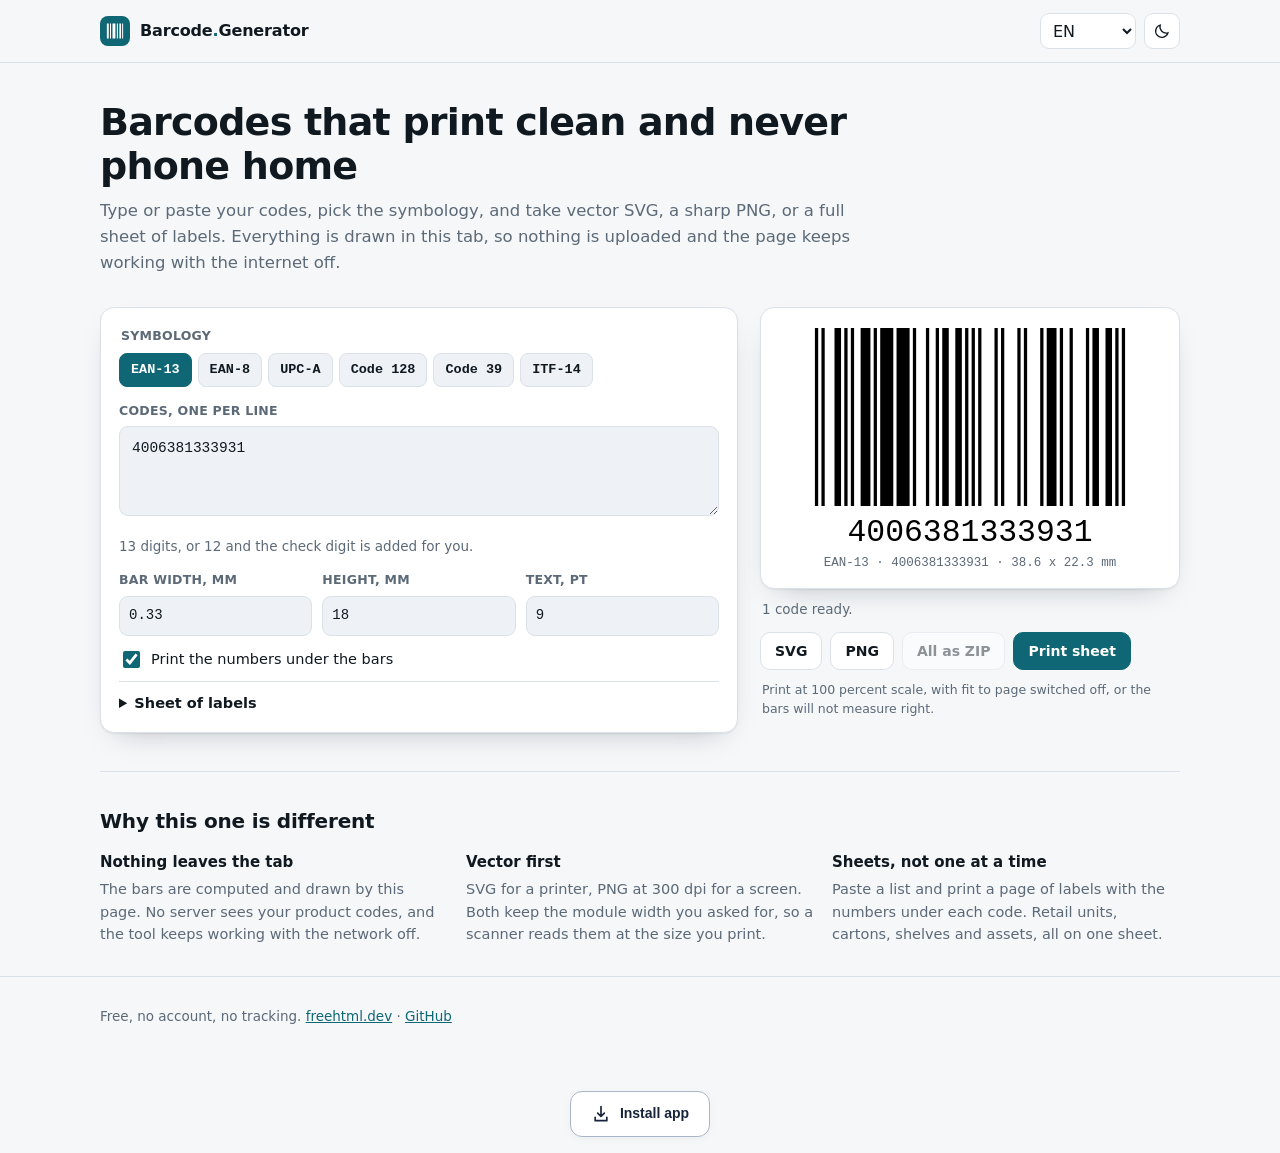
<file: index.html>
<!DOCTYPE html>
<html lang="en" data-version="1.0.1">
<head>
<meta charset="utf-8">
<meta http-equiv="Content-Security-Policy" content="default-src 'self'; script-src 'self' 'unsafe-inline'; style-src 'self' 'unsafe-inline'; img-src 'self' data: blob:; font-src 'self' data:; media-src 'self' blob: data:; connect-src 'self'; worker-src 'self' blob:; object-src 'none'; base-uri 'self'; upgrade-insecure-requests">
<!-- CSP prin meta: GitHub Pages nu permite antete HTTP. Fara frame-ancestors/form-action, pe care meta nu le accepta. -->
<meta name="viewport" content="width=device-width, initial-scale=1, viewport-fit=cover">
<meta name="color-scheme" content="light dark">
<meta name="theme-color" content="#0f6674">
<title>Barcode Generator · EAN, UPC, Code 128, printed in your browser</title>
<link rel="canonical" href="https://tekideki.github.io/Barcode-Generator/">
<meta name="description" content="Make EAN-13, EAN-8, UPC-A, ITF-14, Code 128 and Code 39 barcodes as vector SVG or sharp PNG, then print a whole sheet of labels. No account, no upload, works offline.">
<meta name="author" content="Kristian Mario Miskovic (TekiDeki)">
<meta name="robots" content="index, follow">
<link rel="manifest" href="manifest.json">
<link rel="icon" href="favicon.ico" sizes="32x32">
<link rel="icon" href="icons/icon.svg" type="image/svg+xml">
<link rel="apple-touch-icon" href="apple-touch-icon.png">
<style>
:root{
  --bg:#f5f7f9; --surface:#ffffff; --surface-2:#eef2f6; --ink:#101820; --muted:#5c6977;
  --line:#dbe1e8; --accent:#0f6674; --accent-2:#0b4f5a; --on-accent:#ffffff;
  --shadow:0 1px 2px rgba(16,24,32,.06),0 12px 30px -18px rgba(16,24,32,.35);
  --r:14px; --r-sm:9px;
  --sans:ui-sans-serif,system-ui,-apple-system,"Segoe UI",Roboto,"Helvetica Neue",Arial,sans-serif;
  --mono:ui-monospace,SFMono-Regular,"SF Mono",Menlo,Consolas,"Liberation Mono",monospace;
}
html[data-theme="dark"]{
  --bg:#0b0f14; --surface:#121a23; --surface-2:#18222d; --ink:#e9eef5; --muted:#9aa8b8;
  --line:#26323f; --accent:#2dd4bf; --accent-2:#5eead4; --on-accent:#04211c;
  --shadow:0 1px 2px rgba(0,0,0,.5),0 18px 40px -24px rgba(0,0,0,.9);
}
*{box-sizing:border-box}
html{-webkit-text-size-adjust:100%}
body{
  margin:0;background:var(--bg);color:var(--ink);font-family:var(--sans);
  font-size:16px;line-height:1.55;-webkit-font-smoothing:antialiased;
}
.wrap{max-width:1120px;margin:0 auto;padding:0 20px}
.sr{position:absolute;width:1px;height:1px;overflow:hidden;clip:rect(0 0 0 0);white-space:nowrap}
.skip{position:absolute;left:-999px}
.skip:focus{left:12px;top:12px;z-index:20;background:var(--surface);padding:10px 14px;border-radius:8px}

/* top bar */
.topbar{position:sticky;top:0;z-index:10;background:color-mix(in srgb,var(--bg) 86%,transparent);backdrop-filter:blur(10px);border-bottom:1px solid var(--line)}
.topbar-in{display:flex;align-items:center;justify-content:space-between;gap:12px;height:62px}
.brand{display:flex;align-items:center;gap:10px;text-decoration:none;color:var(--ink);font-weight:650;letter-spacing:-.01em}
.mark{width:30px;height:30px;display:grid;place-items:center;border-radius:8px;background:var(--accent);color:var(--on-accent)}
.mark svg{width:20px;height:20px;fill:currentColor}
.brand-dot{color:var(--accent)}
.tools{display:flex;align-items:center;gap:8px}
.select,.iconbtn{height:36px;border:1px solid var(--line);background:var(--surface);color:var(--ink);border-radius:9px;font:inherit}
.select{padding:0 8px}
.iconbtn{width:36px;display:grid;place-items:center;cursor:pointer}
.iconbtn svg{width:18px;height:18px;fill:none;stroke:currentColor;stroke-width:1.7;stroke-linecap:round}
html[data-theme="dark"] .moon{display:none}
html[data-theme="light"] .sun{display:none}

/* intro */
.intro{padding:38px 0 10px;max-width:760px}
h1{font-size:clamp(26px,3.4vw,38px);line-height:1.15;letter-spacing:-.02em;margin:0 0 10px}
.lede{margin:0;color:var(--muted);font-size:16.5px}

/* work area */
.work{display:grid;grid-template-columns:minmax(0,1fr) minmax(0,420px);gap:22px;padding:22px 0 10px;align-items:start}
.panel{background:var(--surface);border:1px solid var(--line);border-radius:var(--r);padding:18px;box-shadow:var(--shadow)}
.types{border:0;padding:0;margin:0 0 14px}
.types legend,.field>span{font-size:12.5px;font-weight:600;letter-spacing:.02em;text-transform:uppercase;color:var(--muted)}
.chips{display:flex;flex-wrap:wrap;gap:6px;margin-top:8px}
.chip{
  font:600 13.5px/1 var(--mono);padding:9px 11px;border-radius:8px;cursor:pointer;
  border:1px solid var(--line);background:var(--surface-2);color:var(--ink);
}
.chip:hover{border-color:color-mix(in srgb,var(--accent) 45%,var(--line))}
.chip.on{background:var(--accent);border-color:var(--accent);color:var(--on-accent)}
.field{display:block;margin:0 0 12px}
.field>span{display:block;margin-bottom:6px}
.field input,.field textarea{
  width:100%;font:inherit;color:var(--ink);background:var(--surface-2);
  border:1px solid var(--line);border-radius:var(--r-sm);padding:10px 12px;
}
.field textarea{font-family:var(--mono);font-size:14.5px;resize:vertical;min-height:64px}
.field input:focus,.field textarea:focus{outline:2px solid color-mix(in srgb,var(--accent) 55%,transparent);outline-offset:1px;border-color:var(--accent)}
.row{display:grid;grid-template-columns:repeat(3,minmax(0,1fr));gap:10px}
.field.small{margin-bottom:8px}
.field.small input{font-family:var(--mono);font-size:14px;padding:8px 9px}
.hint{margin:2px 0 14px;color:var(--muted);font-size:13.5px}
.check{display:flex;align-items:center;gap:8px;font-size:14.5px;margin:4px 0 10px;cursor:pointer}
.check input{width:17px;height:17px;accent-color:var(--accent)}
.sheet{border-top:1px solid var(--line);padding-top:10px;margin-top:6px}
.sheet summary{cursor:pointer;font-weight:600;font-size:14.5px}
.sheet[open] summary{margin-bottom:10px}

/* preview */
.preview{position:sticky;top:80px}
.paper{
  background:#fff;color:#101820;border:1px solid var(--line);border-radius:var(--r);
  padding:20px 18px 14px;box-shadow:var(--shadow);min-height:170px;
  display:flex;flex-direction:column;align-items:center;justify-content:center;gap:6px;
}
.svgbox{width:100%;display:flex;justify-content:center}
.svgbox svg{width:100%;height:auto;max-height:230px;display:block}
.caption{margin:0;font-family:var(--mono);font-size:12.5px;color:#5c6977;text-align:center;min-height:18px}
.status{margin:10px 2px 0;font-size:13.5px;color:var(--muted);min-height:20px}
.status.bad{color:#b3261e}
html[data-theme="dark"] .status.bad{color:#ff9b90}
.actions{display:flex;flex-wrap:wrap;gap:8px;margin-top:12px}
.btn{
  font:600 14px/1 var(--sans);padding:11px 14px;border-radius:10px;cursor:pointer;
  border:1px solid var(--line);background:var(--surface);color:var(--ink);
}
.btn:hover{border-color:var(--accent)}
.btn.primary{background:var(--accent);border-color:var(--accent);color:var(--on-accent)}
.btn:disabled{opacity:.45;cursor:not-allowed}
.note{margin:10px 2px 0;color:var(--muted);font-size:12.5px}

/* about + foot */
.about{padding:34px 0 20px;border-top:1px solid var(--line);margin-top:28px}
.about h2{font-size:20px;margin:0 0 14px;letter-spacing:-.01em}
.about-grid{display:grid;grid-template-columns:repeat(3,minmax(0,1fr));gap:18px}
.about h3{margin:0 0 4px;font-size:15px}
.about p{margin:0;color:var(--muted);font-size:14.5px}
.foot{border-top:1px solid var(--line);margin-top:10px;padding:16px 0 26px;color:var(--muted);font-size:13.5px}
.foot a{color:var(--accent)}

/* the page that will print, shown on screen before the dialog opens */
.sheet-view:not([hidden]) #sheet{display:grid;gap:0;grid-auto-rows:min-content}
.sheet-view{margin-top:16px;border:1px solid var(--line);border-radius:var(--r);background:var(--surface-2);padding:12px}
.sheet-title{margin:0 0 10px;font-size:12.5px;font-weight:600;letter-spacing:.02em;text-transform:uppercase;color:var(--muted)}
.sheet-scaler{
  --s:.60;
  width:calc(190mm * var(--s));height:calc(277mm * var(--s));
  overflow:hidden;background:#fff;border:1px solid #c9d2dc;
  box-shadow:0 6px 18px -10px rgba(0,0,0,.4);
}
.sheet-scaler #sheet{transform:scale(var(--s));transform-origin:top left}

/* the printed page */
#sheet{display:none}
#sheet .label{
  box-sizing:border-box;overflow:hidden;background:#fff;color:#000;
  display:flex;flex-direction:column;align-items:center;justify-content:center;
}
#sheet .label svg{display:block;max-width:100%;height:auto}
#sheet .label .num{font-family:var(--mono);color:#000;line-height:1.1;text-align:center;margin-top:1mm}

@media (max-width:900px){
  .work{grid-template-columns:minmax(0,1fr)}
  .sheet-scaler{--s:.46}
  .preview{position:static}
  .about-grid{grid-template-columns:minmax(0,1fr)}
}
@media (max-width:520px){
  .row{grid-template-columns:repeat(2,minmax(0,1fr))}
  .actions .btn{flex:1 1 45%}
}
@media print{
  @page{size:A4;margin:10mm}
  body{background:#fff}
  .topbar,.intro,.panel,.preview,.about,.foot,.skip,#td-install-section,#td-install-dialog{display:none !important}
  .sheet-view{display:block !important;border:0;padding:0;margin:0;background:none}
  .sheet-title{display:none}
  .sheet-scaler{--s:1;width:auto;height:auto;overflow:visible;border:0;box-shadow:none}
  .sheet-scaler #sheet{transform:none}
  #sheet{
    display:grid;justify-content:start;align-content:start;
    grid-auto-rows:min-content;gap:0;
  }
  #sheet .label{page-break-inside:avoid}
  .wrap{padding:0;max-width:none}
}
@media (prefers-reduced-motion:reduce){
  *{animation:none !important;transition:none !important}
}



  /* regula casei: tinte de atingere pe mobil */
  @media (pointer: coarse), (max-width: 700px) {
    .skip { min-height: 34px; display: inline-flex; align-items: center; }
    .brand { min-height: 34px; display: inline-flex; align-items: center; }
    .chip.on { min-height: 34px; display: inline-flex; align-items: center; }
    .chip { min-height: 34px; display: inline-flex; align-items: center; }
    label:has(#showtext), label[for="showtext"] { min-height: 34px; align-items: center; }
    a { padding-block: 9px; }
  }

  /* regula casei: tinte de atingere pe mobil - titlul de acordeon se apasa */
  @media (pointer: coarse), (max-width: 700px) {
    summary { min-height: 34px; display: flex; align-items: center; }
  }
</style>
<script>
/* Paint the stored theme before the body exists, so a reload never flashes. */
(function () {
  try {
    var saved = localStorage.getItem('barcode-generator.theme');
    var dark = saved === 'dark' || (!saved && window.matchMedia && window.matchMedia('(prefers-color-scheme: dark)').matches);
    document.documentElement.setAttribute('data-theme', dark ? 'dark' : 'light');
  } catch (e) {
    document.documentElement.setAttribute('data-theme', 'light');
  }
}());
</script>

<style id="ecran-mic">
/* regula casei: ecrane mici (320px) - nimic nu are voie sa iasa din ecran.
   Blocul sta la finalul <head>, deci invinge stilurile de mai sus fara sa le rescrie. */
@media (max-width: 380px) {
  html, body { max-width: 100%; overflow-x: hidden; }
  img, svg, canvas, video, table { max-width: 100%; }
  /* antetul: selectul de limba si butonul de tema se pot strange si trec pe randul urmator */
  header .tools, header .controls, .topbar .tools, .topbar .controls, .tools, .controls { flex-wrap: wrap; min-width: 0; }
  header select, .tools select, .controls select, select#lang, select#lang-select, #lang-select { max-width: 100%; min-width: 0; }
  /* panourile si cardurile se largestesc la cat incape */
  .panel, .card, .sheet, .action, .action-main, .action-side, .source-panel, .panel-heading { min-width: 0; max-width: 100%; }
  .chips, #cityChips { flex-wrap: wrap; }
}
</style>
<style id="tinte-44">
/* regula casei: pe telefon, tinta de atingere are cel putin 44x44px (WCAG 2.5.5, Apple HIG).
   Se aplica doar pe pointer gros sau ecran mic, ca sa nu umfle interfata pe desktop.
   `!important` e intentionat: e un prag de accesibilitate, nu o preferinta de stil, iar
   fiecare unealta are propriile reguli de buton care ar castiga altfel.
   Tabla jocurilor (`.cell`, `.tile`, `.slot`, `.key`) este lasata afara: acolo marimea
   tintei e data de grila, nu de deget, si e tratata in blocul fiecarui joc. */
@media (pointer: coarse), (max-width: 700px) {
  html body :is(button, select, textarea, summary, [role="button"],
      input:not([type="checkbox"]):not([type="radio"]):not([type="file"]):not([type="hidden"]),
      label:has(input[type="checkbox"]), label:has(input[type="radio"]),
      .check, .check-label, .switch, .btn, .button):not(.cell):not(.tile):not(.slot):not(.key) {
    min-height: 44px !important;
  }
  html body :is(button, [role="button"], .btn, .button, .chip, .langbtn, .iconbtn, .icon-btn,
      .btn-icon, .icon-button, .swatch, .switch, .tbtn, .buy, .skip):not(.cell):not(.tile):not(.slot):not(.key) {
    display: inline-flex !important; align-items: center !important; justify-content: center !important;
  }
  html body :is(.iconbtn, .icon-btn, .btn-icon, .icon-button, .langbtn, .theme-toggle, .theme,
      .swatch, .switch, .tbtn, .swap, .play-button, .stop-button, .undo, .buy,
      .nav-btn, .editor-close, .round-btn, .chip-x, .close, .btn-close, .randomize-mini,
      .history > button, .swatches > button) {
    min-width: 44px !important; min-height: 44px !important;
  }
  html body :is(select, input[type="color"], input[type="number"], input[type="text"]) {
    min-width: 44px !important;
  }
  html body :is(input[type="checkbox"], input[type="radio"]) { min-width: 24px !important; min-height: 24px !important; }
  /* legaturile din afara textului curent (antet, subsol, navigatie); cele din propozitie
     ramin legaturi de text, cum spune si exceptia pentru text din WCAG 2.5.5.
     Cardurile-legatura isi pastreaza asezarea, doar inaltimea minima creste. */
  html body a:not(p a):not(li a):not(td a):not(.gcard):not(.card) {
    min-height: 44px !important; min-width: 44px !important;
  }
  html body :is(a.skip, .brand, a.buy) { display: inline-flex !important; align-items: center !important; }
  /* barele care nu incapeau: se asaza pe doua randuri in loc sa iasa din ecran */
  html body :is(nav, .nav, .navbar, .toolbar, .links, footer, .footnotes, .player-controls,
      header, .topbar, .masthead, .app-header,
      .topbar-actions, .header-actions, .hero-actions, .actions, .action-row,
      .btn-row, .button-row, .controls, .controls-row, .filters,
      .topbar-inner, .header-inner, .nav-inner, .bar-inner,
      [class$="-inner"], [class$="-actions"]) {
    flex-wrap: wrap !important;
  }
  html body input[type="range"] { height: 44px !important; }
  /* campurile de fisier sunt suprapuse peste zona de tragere si nu trebuie sa iasa din ea */
  html body :is(input[type="file"], input[type="color"], img, video, canvas) { max-width: 100% !important; }
}
</style>
</head>
<body>

<a class="skip" href="#main" data-i18n="skip">Skip to content</a>

<header class="topbar">
  <div class="wrap topbar-in">
    <a class="brand" href="#main">
      <span class="mark" aria-hidden="true"><svg viewBox="0 0 32 32"><rect x="3" y="4" width="3" height="24"/><rect x="8" y="4" width="1.6" height="24"/><rect x="12" y="4" width="4.6" height="24"/><rect x="19" y="4" width="1.6" height="24"/><rect x="23" y="4" width="2.6" height="24"/><rect x="27.4" y="4" width="1.6" height="24"/></svg></span>
      <span class="brand-text">Barcode<span class="brand-dot">.</span>Generator</span>
    </a>
    <div class="tools">
      <label class="sr" for="lang" data-i18n="language">Language</label>
      <select id="lang" class="select">
        <option value="en">EN</option>
        <option value="ro">RO</option>
        <option value="sr-latn">SR</option>
        <option value="sr-cyrl">SR ћир</option>
      </select>
      <button id="theme" class="iconbtn" type="button" data-i18n-aria-label="theme" aria-label="Switch theme">
        <svg class="sun" viewBox="0 0 24 24" aria-hidden="true"><circle cx="12" cy="12" r="4.2"/><path d="M12 2.6v2.2M12 19.2v2.2M4.2 12H2M22 12h-2.2M6 6l1.6 1.6M16.4 16.4L18 18M18 6l-1.6 1.6M7.6 16.4L6 18"/></svg>
        <svg class="moon" viewBox="0 0 24 24" aria-hidden="true"><path d="M20 14.4A8.4 8.4 0 0 1 9.6 4a8.4 8.4 0 1 0 10.4 10.4z"/></svg>
      </button>
    </div>
  </div>
</header>

<main id="main" class="wrap">

  <section class="intro">
    <h1 data-i18n="h1">Barcodes that print clean and never phone home</h1>
    <p class="lede" data-i18n="lede">Type or paste your codes, pick the symbology, and take vector SVG, a sharp PNG, or a full sheet of labels. Everything is drawn in this tab, so nothing is uploaded and the page keeps working with the internet off.</p>
  </section>

  <div class="work">

    <form class="panel" id="form" autocomplete="off">
      <fieldset class="types">
        <legend data-i18n="typeLegend">Symbology</legend>
        <div class="chips" id="types">
          <button type="button" class="chip on" data-type="ean13">EAN-13</button>
          <button type="button" class="chip" data-type="ean8">EAN-8</button>
          <button type="button" class="chip" data-type="upca">UPC-A</button>
          <button type="button" class="chip" data-type="code128">Code 128</button>
          <button type="button" class="chip" data-type="code39">Code 39</button>
          <button type="button" class="chip" data-type="itf14">ITF-14</button>
        </div>
      </fieldset>

      <label class="field">
        <span data-i18n="codesLabel">Codes, one per line</span>
        <textarea id="codes" rows="3" spellcheck="false" data-i18n-placeholder="codesPlaceholder" placeholder="4006381333931"></textarea>
      </label>
      <p class="hint" id="hint" data-i18n="hintEan13">13 digits. The last one is the check digit, and it is filled in for you when you type 12.</p>

      <div class="row">
        <label class="field small">
          <span data-i18n="barWidth">Bar width, mm</span>
          <input id="module" type="number" min="0.19" max="1" step="0.01" value="0.33">
        </label>
        <label class="field small">
          <span data-i18n="barHeight">Height, mm</span>
          <input id="height" type="number" min="5" max="80" step="1" value="18">
        </label>
        <label class="field small">
          <span data-i18n="textSize">Text, pt</span>
          <input id="textsize" type="number" min="4" max="20" step="0.5" value="9">
        </label>
      </div>

      <label class="check"><input id="showtext" type="checkbox" checked> <span data-i18n="showText">Print the numbers under the bars</span></label>

      <details class="sheet">
        <summary data-i18n="sheetSummary">Sheet of labels</summary>
        <div class="row">
          <label class="field small">
            <span data-i18n="labelWidth">Label width, mm</span>
            <input id="labelw" type="number" min="20" max="190" step="1" value="63.5">
          </label>
          <label class="field small">
            <span data-i18n="labelHeight">Label height, mm</span>
            <input id="labelh" type="number" min="15" max="100" step="1" value="30">
          </label>
          <label class="field small">
            <span data-i18n="gap">Gap, mm</span>
            <input id="gap" type="number" min="0" max="20" step="0.5" value="3">
          </label>
        </div>
        <p class="hint" id="sheetHint" data-i18n="sheetHint">A4 page, as many labels per row as fit. The bars scale to the label.</p>
      </details>
    </form>

    <section class="preview" aria-live="polite">
      <div class="paper">
        <div id="svgbox" class="svgbox"></div>
        <p class="caption" id="caption"></p>
      </div>
      <p class="status" id="status"></p>
      <div class="actions">
        <button id="btn-svg" class="btn" type="button" data-i18n="downloadSvg">SVG</button>
        <button id="btn-png" class="btn" type="button" data-i18n="downloadPng">PNG</button>
        <button id="btn-zip" class="btn" type="button" data-i18n="downloadAll">All as ZIP</button>
        <button id="btn-print" class="btn primary" type="button" data-i18n="printSheet">Print sheet</button>
      </div>
      <p class="note" data-i18n="printNote">Print at 100% scale, with "fit to page" switched off, or the bars will not measure right.</p>
    </section>
  </div>

  <div class="sheet-view" id="sheetview" hidden>
    <p class="sheet-title" data-i18n="sheetPreview">The page that will print, A4</p>
    <div class="sheet-scaler"><div id="sheet"></div></div>
  </div>

  <section class="about">
    <h2 data-i18n="aboutTitle">Why this one is different</h2>
    <div class="about-grid">
      <div>
        <h3 data-i18n="about1Title">Nothing leaves the tab</h3>
        <p data-i18n="about1Body">The bars are computed and drawn by this page. No server sees your product codes, and the tool keeps working with the network off.</p>
      </div>
      <div>
        <h3 data-i18n="about2Title">Vector first</h3>
        <p data-i18n="about2Body">SVG for a printer, PNG at 300 or 600 dpi for a screen. Both keep the module width you asked for, so a scanner reads them at the size you print.</p>
      </div>
      <div>
        <h3 data-i18n="about3Title">Sheets, not one at a time</h3>
        <p data-i18n="about3Body">Paste a list and print a page of labels with the numbers under each code. Retail units, cartons, shelves and assets, all on one sheet.</p>
      </div>
    </div>
  </section>
</main>

<footer class="foot">
  <div class="wrap">
    <p><span data-i18n="footerFree">Free, no account, no tracking.</span> <a href="https://freehtml.dev">freehtml.dev</a> · <a href="https://github.com/TekiDeki/Barcode-Generator">GitHub</a></p>
  </div>
</footer>

<script>
/* Barcode Generator - TekiDeki
 * SPDX-License-Identifier: Apache-2.0
 *
 * The encoders. Every function here turns a typed value into one string of
 * modules: 1 is a bar, 0 is a space. Nothing draws, nothing touches the page,
 * so the whole file can be tested in Node without a browser.
 *
 * Six symbologies, chosen because they cover what people actually print:
 * EAN-13 and UPC-A for retail units, EAN-8 for small packages, ITF-14 for
 * cartons, Code 128 for shipping and assets, Code 39 for labels that must stay
 * readable when a printer smears them.
 */
(function (root, factory) {
  var api = factory();
  if (typeof module === 'object' && module.exports) module.exports = api;
  else root.Barcode = api;
}(typeof globalThis !== 'undefined' ? globalThis : this, function () {
  'use strict';

  /* ---------------------------------------------------------------- tables */

  // EAN and UPC: seven modules per digit, three alphabets.
  var L = ['0001101', '0011001', '0010011', '0111101', '0100011',
           '0110001', '0101111', '0111011', '0110111', '0001011'];
  var R = L.map(function (s) {
    return s.replace(/0/g, 'x').replace(/1/g, '0').replace(/x/g, '1');
  });
  var G = R.map(function (s) { return s.split('').reverse().join(''); });

  // Which half of an EAN-13 uses the G alphabet, by the leading digit.
  var PARITY = ['LLLLLL', 'LLGLGG', 'LLGGLG', 'LLGGGL', 'LGLLGG',
                'LGGLLG', 'LGGGLL', 'LGLGLG', 'LGLGGL', 'LGGLGL'];

  // Code 128: element widths, bars and spaces alternating, starting with a bar.
  // Values 0 to 102 are the data symbols, 103 to 105 the three start codes,
  // 106 is the stop pattern and is two modules longer than the rest.
  var C128 = ['212222', '222122', '222221', '121223', '121322', '131222',
    '122213', '122312', '132212', '221213', '221312', '231212', '112232',
    '122132', '122231', '113222', '123122', '123221', '223211', '221132',
    '221231', '213212', '223112', '312131', '311222', '321122', '321221',
    '312212', '322112', '322211', '212123', '212321', '232121', '111323',
    '131123', '131321', '112313', '132113', '132311', '211313', '231113',
    '231311', '112133', '112331', '132131', '113123', '113321', '133121',
    '313121', '211331', '231131', '213113', '213311', '213131', '311123',
    '311321', '331121', '312113', '312311', '332111', '314111', '221411',
    '431111', '111224', '111422', '121124', '121421', '141122', '141221',
    '112214', '112412', '122114', '122411', '142112', '142211', '241211',
    '221114', '413111', '241112', '134111', '111242', '121142', '121241',
    '114212', '124112', '124211', '411212', '421112', '421211', '212141',
    '214121', '412121', '111143', '111341', '131141', '114113', '114311',
    '411113', '411311', '113141', '114131', '311141', '411131', '211412',
    '211214', '211232', '2331112'];

  var START_A = 103, START_B = 104, START_C = 105, STOP = 106;

  // Code 39: nine elements per character, three of them wide.
  var C39 = {
    '0': '000110100', '1': '100100001', '2': '001100001', '3': '101100000',
    '4': '000110001', '5': '100110000', '6': '001110000', '7': '000100101',
    '8': '100100100', '9': '001100100', 'A': '100001001', 'B': '001001001',
    'C': '101001000', 'D': '000011001', 'E': '100011000', 'F': '001011000',
    'G': '000001101', 'H': '100001100', 'I': '001001100', 'J': '000011100',
    'K': '100000011', 'L': '001000011', 'M': '101000010', 'N': '000010011',
    'O': '100010010', 'P': '001010010', 'Q': '000000111', 'R': '100000110',
    'S': '001000110', 'T': '000010110', 'U': '110000001', 'V': '011000001',
    'W': '111000000', 'X': '010010001', 'Y': '110010000', 'Z': '011010000',
    '-': '010000101', '.': '110000100', ' ': '011000100', '$': '010101000',
    '/': '010100010', '+': '010001010', '%': '000101010', '*': '010010100'
  };

  // Interleaved 2 of 5: five elements per digit, two of them wide.
  var ITF = ['00110', '10001', '01001', '11000', '00101',
             '10100', '01100', '00011', '10010', '01010'];

  /* ------------------------------------------------------------- helpers */

  function modules(widths, wide) {
    // Turn a list of 0/1 flags into modules, alternating bar and space.
    var out = '';
    for (var i = 0; i < widths.length; i++) {
      out += (i % 2 === 0 ? '1' : '0').repeat(widths[i] ? wide : 1);
    }
    return out;
  }

  function widths(str) {
    // Turn a width pattern such as "212222" into modules, bar first.
    var out = '', bar = '1';
    for (var i = 0; i < str.length; i++) {
      out += bar.repeat(+str.charAt(i));
      bar = bar === '1' ? '0' : '1';
    }
    return out;
  }

  function digitsOnly(raw) {
    return String(raw == null ? '' : raw).replace(/[\s-]/g, '');
  }

  function checkDigit(body) {
    // Modulo 10, weights 3 and 1 from the right. Same rule for EAN, UPC, GTIN.
    var sum = 0, weight = 3;
    for (var i = body.length - 1; i >= 0; i--) {
      sum += (+body.charAt(i)) * weight;
      weight = weight === 3 ? 1 : 3;
    }
    return (10 - (sum % 10)) % 10;
  }

  /* ---------------------------------------------------------- symbologies */

  function ean13(raw) {
    var v = digitsOnly(raw);
    if (!/^\d{12,13}$/.test(v)) {
      return { ok: false, error: 'wrongLength', want: 13 };
    }
    var body = v.slice(0, 12);
    var check = checkDigit(body);
    var notes = [];
    if (v.length === 13 && +v.charAt(12) !== check) {
      notes.push({ kind: 'checkFixed', from: v.charAt(12), to: String(check) });
      v = body + check;
    } else if (v.length === 12) {
      v = body + check;
    }
    var parity = PARITY[+v.charAt(0)];
    var bits = '101';
    for (var i = 0; i < 6; i++) {
      var d = +v.charAt(i + 1);
      bits += parity.charAt(i) === 'L' ? L[d] : G[d];
    }
    bits += '01010';
    for (var j = 0; j < 6; j++) bits += R[+v.charAt(j + 7)];
    bits += '101';
    return { ok: true, bits: bits, text: v, value: v, notes: notes };
  }

  function ean8(raw) {
    var v = digitsOnly(raw);
    if (!/^\d{7,8}$/.test(v)) return { ok: false, error: 'wrongLength', want: 8 };
    var body = v.slice(0, 7);
    var check = checkDigit(body);
    var notes = [];
    if (v.length === 8 && +v.charAt(7) !== check) {
      notes.push({ kind: 'checkFixed', from: v.charAt(7), to: String(check) });
      v = body + check;
    } else if (v.length === 7) {
      v = body + check;
    }
    var bits = '101';
    for (var i = 0; i < 4; i++) bits += L[+v.charAt(i)];
    bits += '01010';
    for (var j = 0; j < 4; j++) bits += R[+v.charAt(j + 4)];
    bits += '101';
    return { ok: true, bits: bits, text: v, value: v, notes: notes };
  }

  function upca(raw) {
    var v = digitsOnly(raw);
    if (!/^\d{11,12}$/.test(v)) return { ok: false, error: 'wrongLength', want: 12 };
    var body = v.slice(0, 11);
    var check = checkDigit(body);
    var notes = [];
    if (v.length === 12 && +v.charAt(11) !== check) {
      notes.push({ kind: 'checkFixed', from: v.charAt(11), to: String(check) });
      v = body + check;
    } else if (v.length === 11) {
      v = body + check;
    }
    var bits = '101';
    for (var i = 0; i < 6; i++) bits += L[+v.charAt(i)];
    bits += '01010';
    for (var j = 0; j < 6; j++) bits += R[+v.charAt(j + 6)];
    bits += '101';
    return { ok: true, bits: bits, text: v, value: v, notes: notes };
  }

  function code128(raw) {
    var v = String(raw == null ? '' : raw);
    if (!v.length) return { ok: false, error: 'empty' };
    if (v.length > 48) return { ok: false, error: 'tooLong', max: 48 };

    var values = [], start, i;
    var numeric = /^\d+$/.test(v) && v.length % 2 === 0 && v.length >= 2;

    if (numeric) {
      start = START_C;
      for (i = 0; i < v.length; i += 2) values.push(+v.substr(i, 2));
    } else {
      start = START_B;
      for (i = 0; i < v.length; i++) {
        var code = v.charCodeAt(i);
        if (code < 32 || code > 126) return { ok: false, error: 'badChar', at: v.charAt(i) };
        values.push(code - 32);
      }
    }

    var sum = start;
    for (i = 0; i < values.length; i++) sum += values[i] * (i + 1);
    var check = sum % 103;

    var bits = widths(C128[start]);
    for (i = 0; i < values.length; i++) bits += widths(C128[values[i]]);
    bits += widths(C128[check]);
    bits += widths(C128[STOP]);

    return { ok: true, bits: bits, text: v, value: v, notes: [], checksum: check };
  }

  function code39(raw) {
    var v = String(raw == null ? '' : raw).toUpperCase();
    if (!v.length) return { ok: false, error: 'empty' };
    if (v.length > 40) return { ok: false, error: 'tooLong', max: 40 };
    for (var i = 0; i < v.length; i++) {
      if (!Object.prototype.hasOwnProperty.call(C39, v.charAt(i)) || v.charAt(i) === '*') {
        return { ok: false, error: 'badChar', at: v.charAt(i) };
      }
    }
    var notes = [];
    if (String(raw) !== v) notes.push({ kind: 'upperCased' });

    var bits = '';
    var chars = '*' + v + '*';
    for (var j = 0; j < chars.length; j++) {
      bits += modules(C39[chars.charAt(j)].split('').map(Number), 3) + '0';
    }
    return { ok: true, bits: bits.slice(0, -1), text: v, value: v, notes: notes };
  }

  function itf14(raw) {
    var v = digitsOnly(raw);
    if (!/^\d{13,14}$/.test(v)) return { ok: false, error: 'wrongLength', want: 14 };
    var body = v.slice(0, 13);
    var check = checkDigit(body);
    var notes = [];
    if (v.length === 14 && +v.charAt(13) !== check) {
      notes.push({ kind: 'checkFixed', from: v.charAt(13), to: String(check) });
      v = body + check;
    } else if (v.length === 13) {
      v = body + check;
    }
    var bits = '1010';
    for (var i = 0; i < v.length; i += 2) {
      var a = ITF[+v.charAt(i)], b = ITF[+v.charAt(i + 1)];
      for (var k = 0; k < 5; k++) {
        bits += (a.charAt(k) === '1' ? '111' : '1');
        bits += (b.charAt(k) === '1' ? '000' : '0');
      }
    }
    bits += '11101';
    return { ok: true, bits: bits, text: v, value: v, notes: notes };
  }

  var TYPES = {
    ean13: { encode: ean13, name: 'EAN-13', digits: 13, quiet: 11, sample: '4006381333931' },
    ean8: { encode: ean8, name: 'EAN-8', digits: 8, quiet: 10, sample: '96385074' },
    upca: { encode: upca, name: 'UPC-A', digits: 12, quiet: 9, sample: '012345678905' },
    code128: { encode: code128, name: 'Code 128', quiet: 10, sample: 'SHIP-2026-0042' },
    code39: { encode: code39, name: 'Code 39', quiet: 10, sample: 'ASSET 0042' },
    itf14: { encode: itf14, name: 'ITF-14', digits: 14, quiet: 10, sample: '15400141234562' }
  };

  function encode(type, raw) {
    var spec = TYPES[type];
    if (!spec) return { ok: false, error: 'unknownType' };
    var result = spec.encode(raw);
    if (result.ok) {
      result.type = type;
      result.name = spec.name;
      result.quiet = spec.quiet;
      result.digits = spec.digits || null;
    }
    return result;
  }

  return {
    TYPES: TYPES,
    list: Object.keys(TYPES),
    encode: encode,
    checkDigit: checkDigit,
    digitsOnly: digitsOnly
  };
}));
</script>
<script>
/* Generated by build.py from src/i18n/locales.json. Do not edit. */
window.TD_LOCALES = {
  "en": {"about1Body": "The bars are computed and drawn by this page. No server sees your product codes, and the tool keeps working with the network off.", "about1Title": "Nothing leaves the tab", "about2Body": "SVG for a printer, PNG at 300 dpi for a screen. Both keep the module width you asked for, so a scanner reads them at the size you print.", "about2Title": "Vector first", "about3Body": "Paste a list and print a page of labels with the numbers under each code. Retail units, cartons, shelves and assets, all on one sheet.", "about3Title": "Sheets, not one at a time", "aboutTitle": "Why this one is different", "barHeight": "Height, mm", "barWidth": "Bar width, mm", "codesLabel": "Codes, one per line", "codesPlaceholder": "4006381333931", "downloadAll": "All as ZIP", "downloadPng": "PNG", "downloadSvg": "SVG", "errBadChar": "The character {char} cannot be encoded here.", "errEmpty": "Type a code first.", "errTooLong": "Too long, the limit is {max} characters.", "errWrongLength": "Needs {want} digits.", "footerFree": "Free, no account, no tracking.", "gap": "Gap, mm", "h1": "Barcodes that print clean and never phone home", "hintCode128": "Letters, digits and punctuation. A code made only of digits is packed two at a time, which makes it shorter.", "hintCode39": "Capital letters, digits, space, and the signs - . $ / + %", "hintEan13": "13 digits, or 12 and the check digit is added for you.", "hintEan8": "8 digits, or 7 and the check digit is added for you.", "hintItf14": "14 digits for a carton, or 13 and the check digit is added for you.", "hintUpca": "12 digits, or 11 and the check digit is added for you.", "labelHeight": "Label height, mm", "labelWidth": "Label width, mm", "language": "Language", "lede": "Type or paste your codes, pick the symbology, and take vector SVG, a sharp PNG, or a full sheet of labels. Everything is drawn in this tab, so nothing is uploaded and the page keeps working with the internet off.", "linePrefix": "Line {n}:", "noteCheck": "The check digit was wrong and has been corrected from {from} to {to}.", "noteUpper": "Lower case was changed to capitals.", "printNote": "Print at 100 percent scale, with fit to page switched off, or the bars will not measure right.", "printSheet": "Print sheet", "sheetHint": "A4 page, as many labels per row as fit. The bars scale down to the label.", "sheetPreview": "The page that will print, A4", "sheetSummary": "Sheet of labels", "showText": "Print the numbers under the bars", "skip": "Skip to content", "statusMany": "{n} codes ready.", "statusOne": "{n} code ready.", "textSize": "Text, pt", "theme": "Switch theme", "typeLegend": "Symbology"},
  "ro": {"about1Body": "Barele se calculează și se desenează în pagină. Niciun server nu vede codurile tale, iar unealta merge cu rețeaua oprită.", "about1Title": "Nimic nu pleacă din tab", "about2Body": "SVG pentru tipar, PNG la 300 dpi pentru ecran. Amândouă păstrează lățimea barei cerută, deci scannerul citește la dimensiunea tipărită.", "about2Title": "Vectorial, în primul rând", "about3Body": "Lipești o listă și tipărești o pagină de etichete cu cifrele sub fiecare cod. Produse, baxuri, rafturi și bunuri, toate pe o foaie.", "about3Title": "Foi întregi, nu bucată cu bucată", "aboutTitle": "De ce e altfel", "barHeight": "Înălțime, mm", "barWidth": "Lățime bară, mm", "codesLabel": "Coduri, unul pe linie", "codesPlaceholder": "4006381333931", "downloadAll": "Toate în ZIP", "downloadPng": "PNG", "downloadSvg": "SVG", "errBadChar": "Caracterul {char} nu poate fi codat aici.", "errEmpty": "Scrie întâi un cod.", "errTooLong": "Prea lung, limita este {max} caractere.", "errWrongLength": "Trebuie {want} cifre.", "footerFree": "Gratuit, fără cont, fără urmărire.", "gap": "Spațiu, mm", "h1": "Coduri de bare care se tipăresc curat și nu sună nicăieri", "hintCode128": "Litere, cifre și semne. Un cod doar din cifre se împachetează câte două, deci iese mai scurt.", "hintCode39": "Litere mari, cifre, spațiu și semnele - . $ / + %", "hintEan13": "13 cifre, sau 12 și cifra de control se adaugă singură.", "hintEan8": "8 cifre, sau 7 și cifra de control se adaugă singură.", "hintItf14": "14 cifre pentru un bax, sau 13 și cifra de control se adaugă singură.", "hintUpca": "12 cifre, sau 11 și cifra de control se adaugă singură.", "labelHeight": "Înălțime etichetă, mm", "labelWidth": "Lățime etichetă, mm", "language": "Limba", "lede": "Scrii sau lipești codurile, alegi simbologia și iei SVG vectorial, PNG la rezoluție mare sau o foaie întreagă de etichete. Totul se desenează în acest tab, deci nimic nu se încarcă și pagina merge și cu internetul oprit.", "linePrefix": "Linia {n}:", "noteCheck": "Cifra de control era greșită și a fost corectată din {from} în {to}.", "noteUpper": "Literele mici au fost schimbate în mari.", "printNote": "Tipărește la 100 la sută, cu potrivirea la pagină oprită, altfel barele nu mai ies la dimensiunea cerută.", "printSheet": "Tipărește foaia", "sheetHint": "Pagină A4, atâtea etichete pe rând câte încap. Barele se micșorează până la etichetă.", "sheetPreview": "Pagina care se tipărește, A4", "sheetSummary": "Foaie de etichete", "showText": "Tipărește cifrele sub bare", "skip": "Sari la conținut", "statusMany": "{n} coduri gata.", "statusOne": "{n} cod gata.", "textSize": "Text, pt", "theme": "Schimbă tema", "typeLegend": "Simbologie"},
  "sr-latn": {"about1Body": "Crte se računaju i crtaju u stranici. Nijedan server ne vidi tvoje kodove, a alat radi i sa isključenom mrežom.", "about1Title": "Ništa ne izlazi iz taba", "about2Body": "SVG za štampu, PNG na 300 dpi za ekran. Oba zadržavaju traženu širinu crte, pa skener čita ono što je odštampano.", "about2Title": "Prvo vektorski", "about3Body": "Nalepi spisak i odštampaj stranu etiketa sa ciframa ispod svakog koda. Proizvodi, kutije, police i oprema, sve na jednom listu.", "about3Title": "Ceo list, ne jedna po jedna", "aboutTitle": "Zašto je ovaj drugačiji", "barHeight": "Visina, mm", "barWidth": "Širina crte, mm", "codesLabel": "Kodovi, jedan po redu", "codesPlaceholder": "4006381333931", "downloadAll": "Sve u ZIP", "downloadPng": "PNG", "downloadSvg": "SVG", "errBadChar": "Znak {char} ne može da se kodira ovde.", "errEmpty": "Prvo ukucaj kod.", "errTooLong": "Predugačko, granica je {max} znakova.", "errWrongLength": "Treba {want} cifara.", "footerFree": "Besplatno, bez naloga, bez praćenja.", "gap": "Razmak, mm", "h1": "Barkodovi koji se čisto štampaju i nikome ne javljaju", "hintCode128": "Slova, cifre i znaci. Kod samo od cifara pakuje se po dve, pa ispadne kraći.", "hintCode39": "Velika slova, cifre, razmak i znaci - . $ / + %", "hintEan13": "13 cifara, ili 12 pa se kontrolna cifra dodaje sama.", "hintEan8": "8 cifara, ili 7 pa se kontrolna cifra dodaje sama.", "hintItf14": "14 cifara za kartonsku kutiju, ili 13 pa se kontrolna cifra dodaje sama.", "hintUpca": "12 cifara, ili 11 pa se kontrolna cifra dodaje sama.", "labelHeight": "Visina etikete, mm", "labelWidth": "Širina etikete, mm", "language": "Jezik", "lede": "Ukucaj ili nalepi kodove, izaberi simbologiju i uzmi vektorski SVG, oštar PNG ili ceo list etiketa. Sve se crta u ovom tabu, pa se ništa ne šalje i stranica radi i bez interneta.", "linePrefix": "Red {n}:", "noteCheck": "Kontrolna cifra je bila pogrešna i ispravljena je iz {from} u {to}.", "noteUpper": "Mala slova su promenjena u velika.", "printNote": "Štampaj na 100 posto, sa isključenim uklapanjem u stranu, inače crte neće biti prave mere.", "printSheet": "Štampaj list", "sheetHint": "A4 strana, koliko etiketa po redu stane. Crte se smanjuju do etikete.", "sheetPreview": "Strana koja se štampa, A4", "sheetSummary": "List etiketa", "showText": "Štampaj cifre ispod crta", "skip": "Preskoči na sadržaj", "statusMany": "{n} kodova spremno.", "statusOne": "{n} kod spreman.", "textSize": "Tekst, pt", "theme": "Promeni temu", "typeLegend": "Simbologija"},
  "sr-cyrl": {"about1Body": "Црте се рачунају и цртају у страници. Ниједан сервер не види твоје кодове, а алат ради и са искљученом мрежом.", "about1Title": "Ништа не излази из таба", "about2Body": "SVG за штампу, PNG на 300 dpi за екран. Оба задржавају тражену ширину црте, па скенер чита оно што је одштампано.", "about2Title": "Прво векторски", "about3Body": "Налепи списак и одштампај страну етикета са цифрама испод сваког кода. Производи, кутије, полице и опрема, све на једном листу.", "about3Title": "Цео лист, не једна по једна", "aboutTitle": "Зашто је овај другачији", "barHeight": "Висина, мм", "barWidth": "Ширина црте, мм", "codesLabel": "Кодови, један по реду", "codesPlaceholder": "4006381333931", "downloadAll": "Све у ZIP", "downloadPng": "PNG", "downloadSvg": "SVG", "errBadChar": "Знак {char} не може да се кодира овде.", "errEmpty": "Прво укуцај код.", "errTooLong": "Предугачко, граница је {max} знакова.", "errWrongLength": "Треба {want} цифара.", "footerFree": "Бесплатно, без налога, без праћења.", "gap": "Размак, мм", "h1": "Баркодови који се чисто штампају и никоме не јављају", "hintCode128": "Слова, цифре и знаци. Код само од цифара пакује се по две, па испадне краћи.", "hintCode39": "Велика слова, цифре, размак и знаци - . $ / + %", "hintEan13": "13 цифара, или 12 па се контролна цифра додаје сама.", "hintEan8": "8 цифара, или 7 па се контролна цифра додаје сама.", "hintItf14": "14 цифара за картонску кутију, или 13 па се контролна цифра додаје сама.", "hintUpca": "12 цифара, или 11 па се контролна цифра додаје сама.", "labelHeight": "Висина етикете, мм", "labelWidth": "Ширина етикете, мм", "language": "Језик", "lede": "Укуцај или налепи кодове, изабери симбологију и узми векторски SVG, оштар PNG или цео лист етикета. Све се црта у овом табу, па се ништа не шаље и страница ради и без интернета.", "linePrefix": "Ред {n}:", "noteCheck": "Контролна цифра је била погрешна и исправљена је из {from} у {to}.", "noteUpper": "Мала слова су промењена у велика.", "printNote": "Штампај на 100 посто, са искљученим уклапањем у страну, иначе црте неће бити праве мере.", "printSheet": "Штампај лист", "sheetHint": "A4 страна, колико етикета по реду стане. Црте се смањују до етикете.", "sheetPreview": "Страна која се штампа, A4", "sheetSummary": "Лист етикета", "showText": "Штампај цифре испод црта", "skip": "Прескочи на садржај", "statusMany": "{n} кодова спремно.", "statusOne": "{n} код спреман.", "textSize": "Текст, пт", "theme": "Промени тему", "typeLegend": "Симбологија"}
};
</script>
<script>
/* Barcode Generator - TekiDeki
 * SPDX-License-Identifier: Apache-2.0
 *
 * The page. It reads the typed codes, asks barcode.js for the modules, then
 * draws them as SVG. The same svg string feeds the screen preview, the file
 * download and the print sheet, so what you see is what gets printed.
 */
(function () {
  'use strict';

  var B = window.Barcode;

  /* ------------------------------------------------------------- language */

  var LOCALES = window.TD_LOCALES || { en: {} };
  var lang = 'en';

  function t(key, vars) {
    var table = LOCALES[lang] || LOCALES.en || {};
    var value = table[key] || (LOCALES.en || {})[key] || key;
    if (vars) {
      Object.keys(vars).forEach(function (name) {
        value = value.replace('{' + name + '}', String(vars[name]));
      });
    }
    return value;
  }

  function applyLanguage(next, remember) {
    lang = LOCALES[next] ? next : 'en';
    document.documentElement.lang = lang;
    document.querySelectorAll('[data-i18n]').forEach(function (el) {
      el.textContent = t(el.getAttribute('data-i18n'));
    });
    document.querySelectorAll('[data-i18n-placeholder]').forEach(function (el) {
      el.setAttribute('placeholder', t(el.getAttribute('data-i18n-placeholder')));
    });
    document.querySelectorAll('[data-i18n-aria-label]').forEach(function (el) {
      el.setAttribute('aria-label', t(el.getAttribute('data-i18n-aria-label')));
    });
    document.getElementById('lang').value = lang;
    if (remember) store('lang', lang);
    render();
  }

  /* ---------------------------------------------------------------- store */

  function store(key, value) {
    try { localStorage.setItem('barcode-generator.' + key, value); } catch (e) { /* private mode */ }
  }
  function load(key, fallback) {
    try {
      var value = localStorage.getItem('barcode-generator.' + key);
      return value === null ? fallback : value;
    } catch (e) { return fallback; }
  }

  /* ----------------------------------------------------------------- state */

  var state = {
    type: load('type', 'ean13'),
    codes: load('codes', '4006381333931'),
    module: parseFloat(load('module', '0.33')),
    height: parseFloat(load('height', '18')),
    textsize: parseFloat(load('textsize', '9')),
    showtext: load('showtext', '1') === '1',
    labelw: parseFloat(load('labelw', '63.5')),
    labelh: parseFloat(load('labelh', '30')),
    gap: parseFloat(load('gap', '3'))
  };
  if (!B.TYPES[state.type]) state.type = 'ean13';

  var HINTS = {
    ean13: 'hintEan13', ean8: 'hintEan8', upca: 'hintUpca',
    code128: 'hintCode128', code39: 'hintCode39', itf14: 'hintItf14'
  };

  /* ------------------------------------------------------------- drawing */

  // One svg, in millimetres, with the bars as a single path of rectangles.
  function buildSvg(result, opts) {
    var pad = (result.quiet || 10) * opts.module;
    var barsW = result.bits.length * opts.module;
    var textMm = opts.showtext ? opts.textsize * 0.3528 : 0;
    var gapMm = opts.showtext ? 1.1 : 0;
    var wmm = barsW + pad * 2;
    var hmm = opts.height + textMm + gapMm;

    var path = [];
    var run = 0;
    for (var i = 0; i <= result.bits.length; i++) {
      if (result.bits.charAt(i) === '1') {
        run++;
      } else if (run) {
        path.push('M' + fmt(pad + (i - run) * opts.module) + ' 0h' +
          fmt(run * opts.module) + 'V' + fmt(opts.height) + 'H' +
          fmt(pad + (i - run) * opts.module) + 'Z');
        run = 0;
      }
    }

    var label = opts.showtext
      ? '<text x="' + fmt(wmm / 2) + '" y="' + fmt(opts.height + gapMm + textMm * 0.78) +
        '" text-anchor="middle" font-family="ui-monospace,Menlo,Consolas,monospace" font-size="' +
        fmt(textMm) + '" fill="#000">' + escapeXml(result.text) + '</text>'
      : '';

    return {
      wmm: wmm,
      hmm: hmm,
      markup:
        '<svg xmlns="http://www.w3.org/2000/svg" width="' + fmt(wmm) + 'mm" height="' + fmt(hmm) +
        'mm" viewBox="0 0 ' + fmt(wmm) + ' ' + fmt(hmm) + '" role="img" aria-label="' +
        escapeXml(result.name + ' ' + result.text) + '">' +
        '<rect width="' + fmt(wmm) + '" height="' + fmt(hmm) + '" fill="#fff"/>' +
        '<path fill="#000" d="' + path.join('') + '"/>' + label + '</svg>'
    };
  }

  function fmt(value) {
    return (Math.round(value * 1000) / 1000).toString();
  }

  function escapeXml(text) {
    return String(text).replace(/&/g, '&amp;').replace(/</g, '&lt;')
      .replace(/>/g, '&gt;').replace(/"/g, '&quot;');
  }

  function options() {
    return {
      module: clamp(state.module, 0.15, 1.5),
      height: clamp(state.height, 4, 90),
      textsize: clamp(state.textsize, 3, 24),
      showtext: state.showtext
    };
  }

  function clamp(value, low, high) {
    if (!isFinite(value)) return low;
    return Math.min(high, Math.max(low, value));
  }

  /* -------------------------------------------------------------- parsing */

  function analyse() {
    var lines = state.codes.split('\n')
      .map(function (line) { return line.trim(); })
      .filter(function (line) { return line.length > 0; });
    if (!lines.length) lines = [''];

    var good = [], bad = [];
    lines.forEach(function (line, index) {
      if (!line) return;
      var result = B.encode(state.type, line);
      if (result.ok) {
        result.input = line;
        good.push(result);
      } else {
        bad.push({ line: index + 1, input: line, error: result });
      }
    });
    return { good: good, bad: bad };
  }

  function describeBad(item) {
    var error = item.error || {};
    var message;
    if (error.error === 'wrongLength') message = t('errWrongLength', { want: error.want });
    else if (error.error === 'badChar') message = t('errBadChar', { char: error.at || '?' });
    else if (error.error === 'tooLong') message = t('errTooLong', { max: error.max });
    else if (error.error === 'empty') message = t('errEmpty');
    else message = t('errEmpty');
    return t('linePrefix', { n: item.line }) + ' ' + message;
  }

  /* --------------------------------------------------------------- render */

  var box = document.getElementById('svgbox');
  var caption = document.getElementById('caption');
  var statusEl = document.getElementById('status');
  var buttons = ['btn-svg', 'btn-png', 'btn-zip', 'btn-print'].map(function (id) {
    return document.getElementById(id);
  });

  var current = { good: [], bad: [] };

  function render() {
    var found = analyse();
    current = found;
    var first = found.good[0];

    document.getElementById('hint').textContent = t(HINTS[state.type] || 'hintEan13');

    if (first) {
      var drawing = buildSvg(first, options());
      box.innerHTML = drawing.markup;
      var notes = [];
      (first.notes || []).forEach(function (note) {
        if (note.kind === 'checkFixed') notes.push(t('noteCheck', { from: note.from, to: note.to }));
        if (note.kind === 'upperCased') notes.push(t('noteUpper'));
      });
      caption.textContent = first.name + ' · ' + first.text + ' · ' + drawing.wmm.toFixed(1) + ' x ' + drawing.hmm.toFixed(1) + ' mm' + (notes.length ? ' · ' + notes.join(' ') : '');
    } else {
      box.innerHTML = '';
      caption.textContent = '';
    }

    var lines = [];
    if (found.good.length === 1) lines.push(t('statusOne', { n: 1 }));
    else if (found.good.length > 1) lines.push(t('statusMany', { n: found.good.length }));
    found.bad.slice(0, 3).forEach(function (item) { lines.push(describeBad(item)); });
    statusEl.textContent = lines.join(' · ') || t('errEmpty');
    statusEl.className = 'status' + (found.bad.length ? ' bad' : '');

    var usable = found.good.length > 0;
    buttons.forEach(function (button) { button.disabled = !usable; });
    document.getElementById('btn-zip').disabled = found.good.length < 2;

    store('codes', state.codes);
    store('type', state.type);
  }

  /* -------------------------------------------------------------- exports */

  function download(blob, name) {
    var url = URL.createObjectURL(blob);
    var a = document.createElement('a');
    a.href = url;
    a.download = name;
    document.body.appendChild(a);
    a.click();
    a.remove();
    setTimeout(function () { URL.revokeObjectURL(url); }, 4000);
  }

  function safeName(result) {
    return String(result.text).replace(/[^A-Za-z0-9._-]+/g, '-').slice(0, 60) || 'barcode';
  }

  function svgFile(result) {
    var drawing = buildSvg(result, options());
    return {
      name: safeName(result) + '.svg',
      text: '<?xml version="1.0" encoding="UTF-8"?>\n' + drawing.markup
    };
  }

  function pngBlob(result, dpi, done) {
    var drawing = buildSvg(result, options());
    var scale = dpi / 25.4;
    var canvas = document.createElement('canvas');
    canvas.width = Math.max(1, Math.round(drawing.wmm * scale));
    canvas.height = Math.max(1, Math.round(drawing.hmm * scale));
    var ctx = canvas.getContext('2d');
    ctx.fillStyle = '#fff';
    ctx.fillRect(0, 0, canvas.width, canvas.height);
    ctx.fillStyle = '#000';

    // Draw from the module string, not from the svg, so the edges stay crisp.
    var opts = options();
    var pad = (result.quiet || 10) * opts.module;
    var px = opts.module * scale;
    var run = 0;
    for (var i = 0; i <= result.bits.length; i++) {
      if (result.bits.charAt(i) === '1') {
        run++;
      } else if (run) {
        var x = Math.round((pad + (i - run) * opts.module) * scale);
        var w = Math.max(1, Math.round(run * px));
        ctx.fillRect(x, 0, w, Math.round(opts.height * scale));
        run = 0;
      }
    }
    if (opts.showtext) {
      var size = opts.textsize * 0.3528 * scale;
      ctx.font = '600 ' + size + 'px ui-monospace, Menlo, Consolas, monospace';
      ctx.textAlign = 'center';
      ctx.textBaseline = 'alphabetic';
      ctx.fillText(result.text, canvas.width / 2, opts.height * scale + size * 0.95);
    }
    canvas.toBlob(function (blob) { done(blob); }, 'image/png');
  }

  document.getElementById('btn-svg').addEventListener('click', function () {
    var result = current.good[0];
    if (!result) return;
    var file = svgFile(result);
    download(new Blob([file.text], { type: 'image/svg+xml' }), file.name);
  });

  document.getElementById('btn-png').addEventListener('click', function () {
    var result = current.good[0];
    if (!result) return;
    pngBlob(result, 300, function (blob) {
      if (blob) download(blob, safeName(result) + '-300dpi.png');
    });
  });

  document.getElementById('btn-zip').addEventListener('click', function () {
    if (current.good.length < 2) return;
    var files = current.good.map(svgFile);
    var blob = zip(files);
    download(blob, 'barcodes-' + current.good.length + '.zip');
  });

  /* ------------------------------------------------------------------ zip */
  // Store only, no compression: svg text is small and deflate would add code.

  var CRC_TABLE = (function () {
    var table = new Uint32Array(256);
    for (var n = 0; n < 256; n++) {
      var c = n;
      for (var k = 0; k < 8; k++) c = (c & 1) ? (0xEDB88320 ^ (c >>> 1)) : (c >>> 1);
      table[n] = c >>> 0;
    }
    return table;
  }());

  function crc32(bytes) {
    var c = 0xFFFFFFFF;
    for (var i = 0; i < bytes.length; i++) c = CRC_TABLE[(c ^ bytes[i]) & 0xFF] ^ (c >>> 8);
    return (c ^ 0xFFFFFFFF) >>> 0;
  }

  function dosTime(date) {
    var time = ((date.getHours() << 11) | (date.getMinutes() << 5) | (date.getSeconds() >> 1)) & 0xFFFF;
    var day = (((date.getFullYear() - 1980) << 9) | ((date.getMonth() + 1) << 5) | date.getDate()) & 0xFFFF;
    return { time: time, date: day };
  }

  function zip(files) {
    var encoder = new TextEncoder();
    var chunks = [], central = [], offset = 0;
    var stamp = dosTime(new Date());

    files.forEach(function (file) {
      var nameBytes = encoder.encode(file.name);
      var data = encoder.encode(file.text);
      var crc = crc32(data);

      var local = new Uint8Array(30 + nameBytes.length);
      var view = new DataView(local.buffer);
      view.setUint32(0, 0x04034b50, true);
      view.setUint16(4, 20, true);
      view.setUint16(6, 0, true);
      view.setUint16(8, 0, true);
      view.setUint16(10, stamp.time, true);
      view.setUint16(12, stamp.date, true);
      view.setUint32(14, crc, true);
      view.setUint32(18, data.length, true);
      view.setUint32(22, data.length, true);
      view.setUint16(26, nameBytes.length, true);
      local.set(nameBytes, 30);

      chunks.push(local, data);

      var dir = new Uint8Array(46 + nameBytes.length);
      var dview = new DataView(dir.buffer);
      dview.setUint32(0, 0x02014b50, true);
      dview.setUint16(4, 20, true);
      dview.setUint16(6, 20, true);
      dview.setUint16(8, 0, true);
      dview.setUint16(10, 0, true);
      dview.setUint16(12, stamp.time, true);
      dview.setUint16(14, stamp.date, true);
      dview.setUint32(16, crc, true);
      dview.setUint32(20, data.length, true);
      dview.setUint32(24, data.length, true);
      dview.setUint16(28, nameBytes.length, true);
      dview.setUint32(42, offset, true);
      dir.set(nameBytes, 46);
      central.push(dir);

      offset += local.length + data.length;
    });

    var centralSize = central.reduce(function (sum, part) { return sum + part.length; }, 0);
    var end = new Uint8Array(22);
    var eview = new DataView(end.buffer);
    eview.setUint32(0, 0x06054b50, true);
    eview.setUint16(8, files.length, true);
    eview.setUint16(10, files.length, true);
    eview.setUint32(12, centralSize, true);
    eview.setUint32(16, offset, true);

    return new Blob(chunks.concat(central, [end]), { type: 'application/zip' });
  }

  /* ---------------------------------------------------------------- print */

  document.getElementById('btn-print').addEventListener('click', function () {
    if (!current.good.length) return;
    var sheet = document.getElementById('sheet');
    var view = document.getElementById('sheetview');
    view.hidden = false;

    var gap = clamp(state.gap, 0, 20);
    var labelW = clamp(state.labelw, 20, 190);
    var labelH = clamp(state.labelh, 12, 120);
    var usable = 190; // A4 width minus the 10 mm margins set in the stylesheet
    var columns = Math.max(1, Math.floor((usable + gap) / (labelW + gap)));

    sheet.style.gridTemplateColumns = 'repeat(' + columns + ', ' + labelW + 'mm)';
    sheet.style.gap = gap + 'mm';

    var inner = Math.max(10, labelW - 4);
    sheet.innerHTML = current.good.map(function (result) {
      var drawing = buildSvg(result, {
        module: clamp(inner / (result.bits.length + (result.quiet || 10) * 2), 0.12, 1.2),
        height: Math.max(5, labelH - 10),
        textsize: clamp(state.textsize * 0.9, 3, 18),
        showtext: true
      });
      return '<div class="label" style="width:' + labelW + 'mm;height:' + labelH + 'mm">' +
        drawing.markup + '</div>';
    }).join('');

    // The dialog opens over the page, so the page itself is shown first: what
    // you are about to print is on screen before the printer is asked.
    view.scrollIntoView({ block: 'nearest', behavior: 'smooth' });
    setTimeout(function () { window.print(); }, 120);
  });

  /* ----------------------------------------------------------------- wire */

  document.getElementById('types').addEventListener('click', function (event) {
    var chip = event.target.closest('.chip');
    if (!chip) return;
    state.type = chip.getAttribute('data-type');
    document.querySelectorAll('.chip').forEach(function (el) {
      el.classList.toggle('on', el === chip);
    });
    var sample = B.TYPES[state.type].sample;
    if (!state.codes.trim()) {
      state.codes = sample;
      document.getElementById('codes').value = sample;
    }
    render();
  });

  var codes = document.getElementById('codes');
  codes.value = state.codes;
  codes.addEventListener('input', function () {
    state.codes = codes.value;
    render();
  });

  function bindNumber(id, key, min, max) {
    var input = document.getElementById(id);
    input.value = String(state[key]);
    input.addEventListener('input', function () {
      var value = parseFloat(input.value);
      if (!isFinite(value)) return;
      state[key] = clamp(value, min, max);
      store(key, state[key]);
      render();
    });
  }
  bindNumber('module', 'module', 0.15, 1.5);
  bindNumber('height', 'height', 4, 90);
  bindNumber('textsize', 'textsize', 3, 24);
  bindNumber('labelw', 'labelw', 20, 190);
  bindNumber('labelh', 'labelh', 12, 120);
  bindNumber('gap', 'gap', 0, 20);

  var showtext = document.getElementById('showtext');
  showtext.checked = state.showtext;
  showtext.addEventListener('change', function () {
    state.showtext = showtext.checked;
    store('showtext', state.showtext ? '1' : '0');
    render();
  });

  document.getElementById('theme').addEventListener('click', function () {
    var next = document.documentElement.getAttribute('data-theme') === 'dark' ? 'light' : 'dark';
    document.documentElement.setAttribute('data-theme', next);
    store('theme', next);
  });

  document.getElementById('lang').addEventListener('change', function (event) {
    applyLanguage(event.target.value, true);
  });

  /* ------------------------------------------------------------------ boot */

  var start = load('lang', '');
  if (!start) {
    var guess = (navigator.language || 'en').toLowerCase();
    start = guess.indexOf('ro') === 0 ? 'ro' : (guess.indexOf('sr') === 0 ? 'sr-latn' : 'en');
  }
  applyLanguage(start, false);

  if ('serviceWorker' in navigator && location.protocol.indexOf('http') === 0) {
    window.addEventListener('load', function () {
      navigator.serviceWorker.register('sw.js').catch(function () { /* offline copy is a bonus */ });
    });
  }
}());
</script>
<!-- Barcode Generator 1.0.1 · single file build -->
<!-- Buton de instalare TekiDeki (Apache-2.0). Sursa: studio/unelte/install-app/ - acelasi bloc în toate uneltele. -->
<style>
/* App-scoped install controls. Uses each app's existing theme; no external assets. */
#td-install-section{box-sizing:border-box;width:100%;max-width:1160px;flex-shrink:0;text-align:center;margin:24px auto 16px;padding:0 16px;color:var(--text,var(--text-color,#17233b))}
#td-install-section[hidden],#td-install-dialog [hidden]{display:none!important}
#td-install-button,#td-install-close{box-sizing:border-box;display:inline-flex;align-items:center;justify-content:center;gap:9px;width:auto;max-width:100%;min-height:46px;padding:11px 20px;border:1px solid var(--border,var(--border-color,#aab6c6));border-radius:12px;background:var(--card,var(--card-bg,var(--bg-2,#fff)));color:var(--text,var(--text-color,#17233b));font:600 14px/1.5 -apple-system,BlinkMacSystemFont,'Segoe UI',sans-serif;letter-spacing:normal;cursor:pointer;text-transform:none;white-space:normal;overflow-wrap:anywhere;box-shadow:0 2px 8px #0000000a;touch-action:manipulation}
#td-install-button:hover,#td-install-close:hover{box-shadow:0 3px 14px #00000020}
#td-install-button:focus-visible,#td-install-close:focus-visible{outline:3px solid currentColor;outline-offset:4px}
#td-install-button:disabled{opacity:.65;cursor:wait}
#td-install-button svg{flex:0 0 20px;width:20px;height:20px}
#td-install-status{font:400 13px/1.6 -apple-system,BlinkMacSystemFont,'Segoe UI',sans-serif;color:inherit;max-width:600px;margin:10px auto 0;overflow-wrap:anywhere}
#td-install-status:empty{display:none}
#td-install-dialog{box-sizing:border-box;position:fixed;inset:0;width:480px;max-width:calc(100vw - 32px);max-height:calc(100vh - 32px);max-height:calc(100dvh - 32px);margin:auto;padding:24px;border:1px solid var(--border,var(--border-color,#aab6c6));border-radius:18px;background:var(--card,var(--card-bg,var(--bg-2,#fff)));color:var(--text,var(--text-color,#17233b));box-shadow:0 16px 64px #00000050;text-align:left;font:400 14px/1.65 -apple-system,BlinkMacSystemFont,'Segoe UI',sans-serif;overflow:auto;overflow-wrap:anywhere}
#td-install-dialog::backdrop{background:#0009}
#td-install-title{font:700 21px/1.3 -apple-system,BlinkMacSystemFont,'Segoe UI',sans-serif;color:inherit;margin:0 0 14px;letter-spacing:normal}
#td-install-dialog p{font:inherit;color:inherit;margin:0 0 14px}
#td-install-secure{font-weight:650!important}
#td-install-close{margin-top:4px}
@media(prefers-reduced-motion:reduce){#td-install-button,#td-install-close{transition:none!important}}
</style>
<section id="td-install-section" aria-label="App installation">
  <button type="button" id="td-install-button" aria-haspopup="dialog" aria-controls="td-install-dialog"><svg aria-hidden="true" focusable="false" viewBox="0 0 24 24" width="20" height="20" fill="none" stroke="currentColor" stroke-width="2" stroke-linecap="round" stroke-linejoin="round"><path d="M12 3v12m-4-4 4 4 4-4M5 16v4h14v-4"/></svg><span id="td-install-label">Install app</span></button>
  <p id="td-install-status" role="status" aria-live="polite"></p>
</section>
<dialog id="td-install-dialog" aria-labelledby="td-install-title" aria-describedby="td-install-intro">
  <h2 id="td-install-title">Install this app</h2>
  <p id="td-install-intro"></p>
  <p id="td-install-secure" hidden></p>
  <p id="td-install-ios"></p>
  <p id="td-install-android"></p>
  <p id="td-install-desktop"></p>
  <p id="td-install-note"></p>
  <button type="button" id="td-install-close" autofocus>Close</button>
</dialog>
<script>/* SPDX-License-Identifier: Apache-2.0
 * Copyright 2026 Kristian Mario Mišković (TekiDeki).
 * Optional native installation and honest browser-specific fallback. No storage or network calls. */
(function () {
  'use strict';
  const translations = {
    en: {
      install:'Install app',title:'Install this app',close:'Close',
      intro:'Install a web app or shortcut using your browser. Available options depend on the device and browser.',
      ios:'iPhone / iPad: open this page in Safari. Tap Share → Add to Home Screen → Add. Enable “Open as Web App” if that option is shown.',
      android:'Android: open the browser menu (⋮), then choose Install app or Add to Home screen, if available.',
      desktop:'Desktop: use the install icon in the address bar or an Install this site as an app option in your browser menu, if available.',
      note:'If no installation option is available, try a compatible browser such as Chrome or Edge, or save a bookmark. A browser tab cannot always detect an existing installation; you may already find the app in your launcher. This button cannot force installation.',
      secure:'Installation needs HTTPS or localhost. Open the public HTTPS app instead of a downloaded file or an insecure HTTP address.',
      error:'The native installation dialog could not be opened. You can use these browser steps instead.',
      accepted:'Continue in your browser to finish installation.',dismissed:'Installation was not confirmed. You can try again later or use the browser menu.'
    },
    ro: {
      install:'Instalează aplicația',title:'Instalează această aplicație',close:'Închide',
      intro:'Instalează o aplicație web sau o scurtătură din browser. Opțiunile disponibile depind de dispozitiv și browser.',
      ios:'iPhone / iPad: deschide pagina în Safari. Apasă Partajare → Adăugați pe ecranul principal → Adăugați. Activează „Deschideți ca aplicație web” dacă apare această opțiune.',
      android:'Android: deschide meniul browserului (⋮), apoi alege Instalează aplicația sau Adaugă pe ecranul de pornire, dacă opțiunea există.',
      desktop:'Calculator: folosește pictograma de instalare din bara de adrese sau opțiunea Instalează acest site ca aplicație din meniul browserului, dacă este disponibilă.',
      note:'Dacă nu există opțiune de instalare, încearcă un browser compatibil, precum Chrome sau Edge, ori salvează un semn de carte. O filă de browser nu poate detecta mereu o instalare existentă; aplicația poate fi deja în lista ta de aplicații. Butonul nu poate forța instalarea.',
      secure:'Instalarea necesită HTTPS sau localhost. Deschide aplicația publică HTTPS, nu un fișier descărcat sau o adresă HTTP nesigură.',
      error:'Dialogul nativ de instalare nu a putut fi deschis. Poți urma pașii browserului de mai jos.',
      accepted:'Continuă în browser pentru a finaliza instalarea.',dismissed:'Instalarea nu a fost confirmată. Poți încerca mai târziu sau din meniul browserului.'
    },
    'sr-latn': {
      install:'Instaliraj aplikaciju',title:'Instaliraj ovu aplikaciju',close:'Zatvori',
      intro:'Instalirajte veb-aplikaciju ili prečicu preko pregledača. Dostupne opcije zavise od uređaja i pregledača.',
      ios:'iPhone / iPad: otvorite stranicu u Safari pregledaču. Izaberite Deli → Dodaj na početni ekran → Dodaj. Uključite „Otvori kao veb-aplikaciju” ako je ponuđeno.',
      android:'Android: otvorite meni pregledača (⋮), zatim izaberite Instaliraj aplikaciju ili Dodaj na početni ekran, ako je dostupno.',
      desktop:'Računar: koristite ikonu za instaliranje u adresnoj traci ili opciju Instaliraj ovaj sajt kao aplikaciju u meniju pregledača, ako postoji.',
      note:'Ako nema opcije za instaliranje, pokušajte kompatibilan pregledač poput Chrome-a ili Edge-a, ili sačuvajte obeleživač. Kartica pregledača ne može uvek da prepozna postojeću instalaciju; aplikacija je možda već na vašoj listi aplikacija. Ovo dugme ne može da nametne instalaciju.',
      secure:'Instalacija zahteva HTTPS ili localhost. Otvorite javnu HTTPS aplikaciju, a ne preuzetu datoteku ili nebezbednu HTTP adresu.',
      error:'Izvorni dijalog za instalaciju nije mogao da se otvori. Umesto toga pratite ove korake u pregledaču.',
      accepted:'Nastavite u pregledaču da završite instalaciju.',dismissed:'Instalacija nije potvrđena. Pokušajte kasnije ili preko menija pregledača.'
    },
    'sr-cyrl': {
      install:'Инсталирај апликацију',title:'Инсталирај ову апликацију',close:'Затвори',
      intro:'Инсталирајте веб-апликацију или пречицу преко прегледача. Доступне опције зависе од уређаја и прегледача.',
      ios:'iPhone / iPad: отворите страницу у Safari прегледачу. Изаберите Дели → Додај на почетни екран → Додај. Укључите „Отвори као веб-апликацију” ако је понуђено.',
      android:'Android: отворите мени прегледача (⋮), затим изаберите Инсталирај апликацију или Додај на почетни екран, ако је доступно.',
      desktop:'Рачунар: користите икону за инсталирање у адресној траци или опцију Инсталирај овај сајт као апликацију у менију прегледача, ако постоји.',
      note:'Ако нема опције за инсталирање, покушајте компатибилан прегледач попут Chrome-а или Edge-а, или сачувајте обележивач. Картица прегледача не може увек да препозна постојећу инсталацију; апликација је можда већ на вашој листи апликација. Ово дугме не може да наметне инсталацију.',
      secure:'Инсталација захтева HTTPS или localhost. Отворите јавну HTTPS апликацију, а не преузету датотеку или небезбедну HTTP адресу.',
      error:'Изворни дијалог за инсталацију није могао да се отвори. Уместо тога пратите ове кораке у прегледачу.',
      accepted:'Наставите у прегледачу да завршите инсталацију.',dismissed:'Инсталација није потврђена. Покушајте касније или преко менија прегледача.'
    }
  };
  const section=document.getElementById('td-install-section');
  const button=document.getElementById('td-install-button');
  const dialog=document.getElementById('td-install-dialog');
  const status=document.getElementById('td-install-status');
  const close=document.getElementById('td-install-close');
  const standalone=matchMedia('(display-mode: standalone)');
  const minimal=matchMedia('(display-mode: minimal-ui)');
  const overlay=matchMedia('(display-mode: window-controls-overlay)');
  let installed=false, pending=null, busy=false, error=false, statusKey=null;
  function t(){
    const lang=(document.documentElement.lang||'en').toLowerCase();
    const key=lang.startsWith('sr')?(lang.includes('cyrl')?'sr-cyrl':'sr-latn'):lang.split('-')[0];
    return Object.hasOwn(translations,key)?translations[key]:translations.en;
  }
  function isInstalled(){return installed||standalone.matches||minimal.matches||overlay.matches||navigator.standalone===true;}
  function refresh(){
    const text=t();section.hidden=isInstalled();
    section.setAttribute('aria-label',text.title);
    document.getElementById('td-install-label').textContent=text.install;
    document.getElementById('td-install-title').textContent=text.title;
    document.getElementById('td-install-intro').textContent=error?text.error:text.intro;
    for(const key of ['ios','android','desktop','note','secure'])document.getElementById('td-install-'+key).textContent=text[key];
    document.getElementById('td-install-secure').hidden=isSecureContext&&location.protocol!=='file:';
    close.textContent=text.close;status.textContent=statusKey?text[statusKey]:'';
    if(isInstalled()&&dialog.open)dialog.close();
  }
  function help(failed=false){
    error=failed;refresh();
    if(typeof dialog.showModal==='function'){if(!dialog.open)dialog.showModal();}
    else {const text=t();alert([failed?text.error:text.intro,...(!isSecureContext||location.protocol==='file:'?[text.secure]:[]),text.ios,text.android,text.desktop,text.note].join('\n\n'));}
  }
  window.addEventListener('beforeinstallprompt',event=>{
    if(isInstalled())return;event.preventDefault();pending=event;refresh();
  });
  button.addEventListener('click',async()=>{
    if(busy||isInstalled())return;
    if(!pending||!isSecureContext||location.protocol==='file:'){help();return;}
    const prompt=pending;pending=null;busy=true;button.disabled=true;statusKey=null;refresh();
    try{
      await prompt.prompt();
      const choice=await prompt.userChoice;
      if(!isInstalled())statusKey=choice?.outcome==='accepted'?'accepted':'dismissed';
    }catch(_){help(true);}
    finally{busy=false;button.disabled=false;refresh();}
  });
  close.addEventListener('click',()=>dialog.close());
  window.addEventListener('appinstalled',()=>{installed=true;pending=null;statusKey=null;refresh();});
  for(const query of [standalone,minimal,overlay]){
    if(query.addEventListener)query.addEventListener('change',refresh);
    else if(query.addListener)query.addListener(refresh);
  }
  refresh();
  new MutationObserver(refresh).observe(document.documentElement,{attributes:true,attributeFilter:['lang']});
})();
</script>

</body>
</html>
</file>
